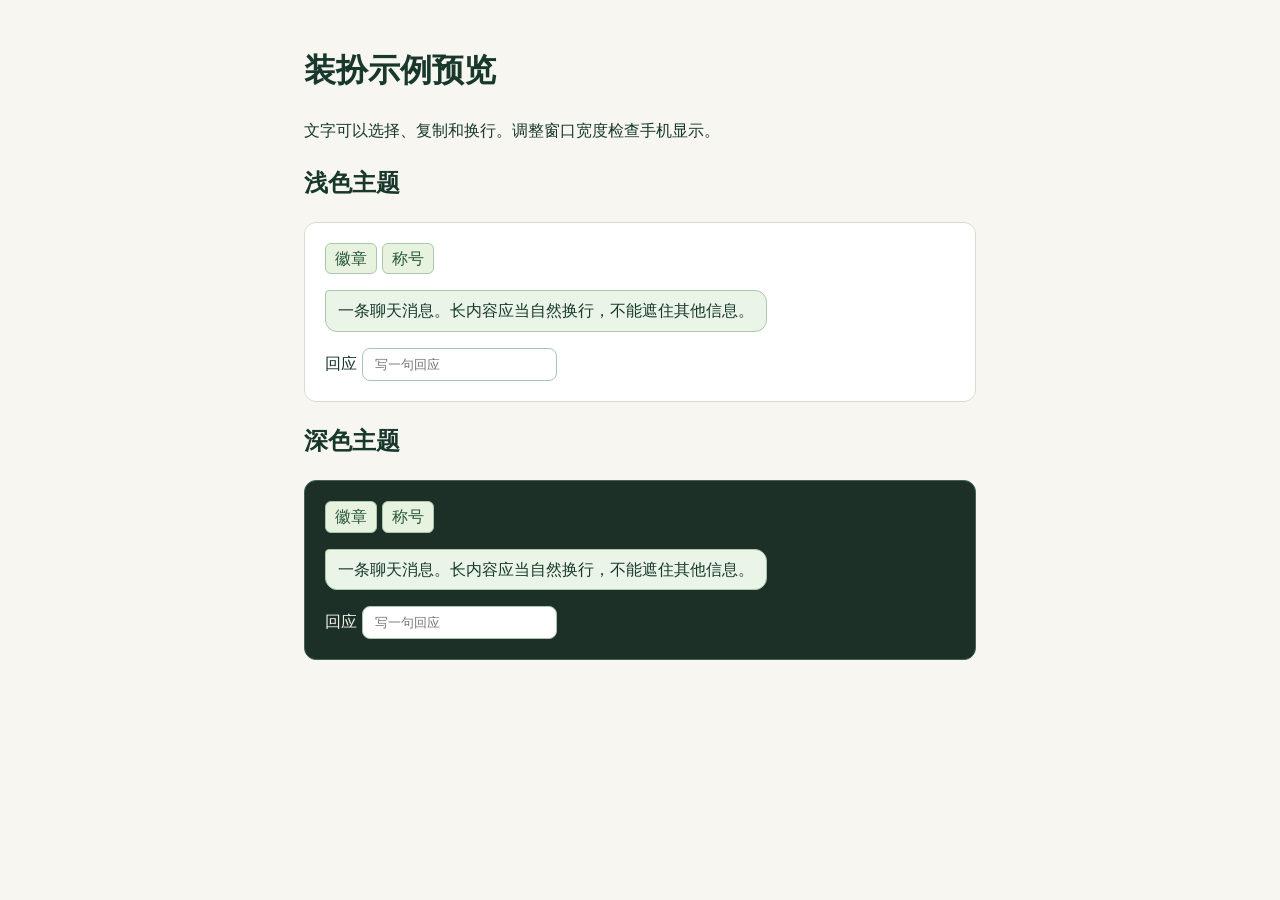
<file: examples/simple/index.html>
<!doctype html>
<html lang="zh-CN">
<head>
  <meta charset="utf-8">
  <meta name="viewport" content="width=device-width,initial-scale=1">
  <title>装扮示例预览</title>
  <link rel="stylesheet" href="skin.css">
</head>
<body>
  <main class="preview">
    <h1>装扮示例预览</h1>
    <p>文字可以选择、复制和换行。调整窗口宽度检查手机显示。</p>
    <section aria-label="浅色主题">
      <h2>浅色主题</h2>
      <div class="scene"><span class="badge">徽章</span> <span class="title">称号</span><p class="bubble">一条聊天消息。长内容应当自然换行，不能遮住其他信息。</p><label>回应 <input class="reply" placeholder="写一句回应"></label></div>
    </section>
    <section class="dark" aria-label="深色主题">
      <h2>深色主题</h2>
      <div class="scene"><span class="badge">徽章</span> <span class="title">称号</span><p class="bubble">一条聊天消息。长内容应当自然换行，不能遮住其他信息。</p><label>回应 <input class="reply" placeholder="写一句回应"></label></div>
    </section>
  </main>
</body>
</html>
</file>
<file: examples/simple/skin.css>
*{box-sizing:border-box}body{margin:0;font:16px/1.6 system-ui,sans-serif;background:#f7f6f0;color:#18382b}.preview{max-width:720px;margin:auto;padding:24px}.scene{padding:20px;border:1px solid #d4dfd4;border-radius:12px;background:#fff}.dark .scene{background:#1d3028;color:#f1f4e8;border-color:#456257}.badge,.title{display:inline-block;padding:2px 9px;border:1px solid #a8c8ad;border-radius:6px;background:#e7f3df;color:#27563d}.bubble{display:table;max-width:min(640px,100%);padding:7px 12px;border:1px solid #a8c8ad;border-radius:4px 12px 12px;background:#eaf5e8;color:#18382b;overflow-wrap:anywhere}.reply{max-width:100%;padding:8px 12px;border:1px solid #a8c8ad;border-radius:8px;background:#fff;color:#18382b}
</file>
